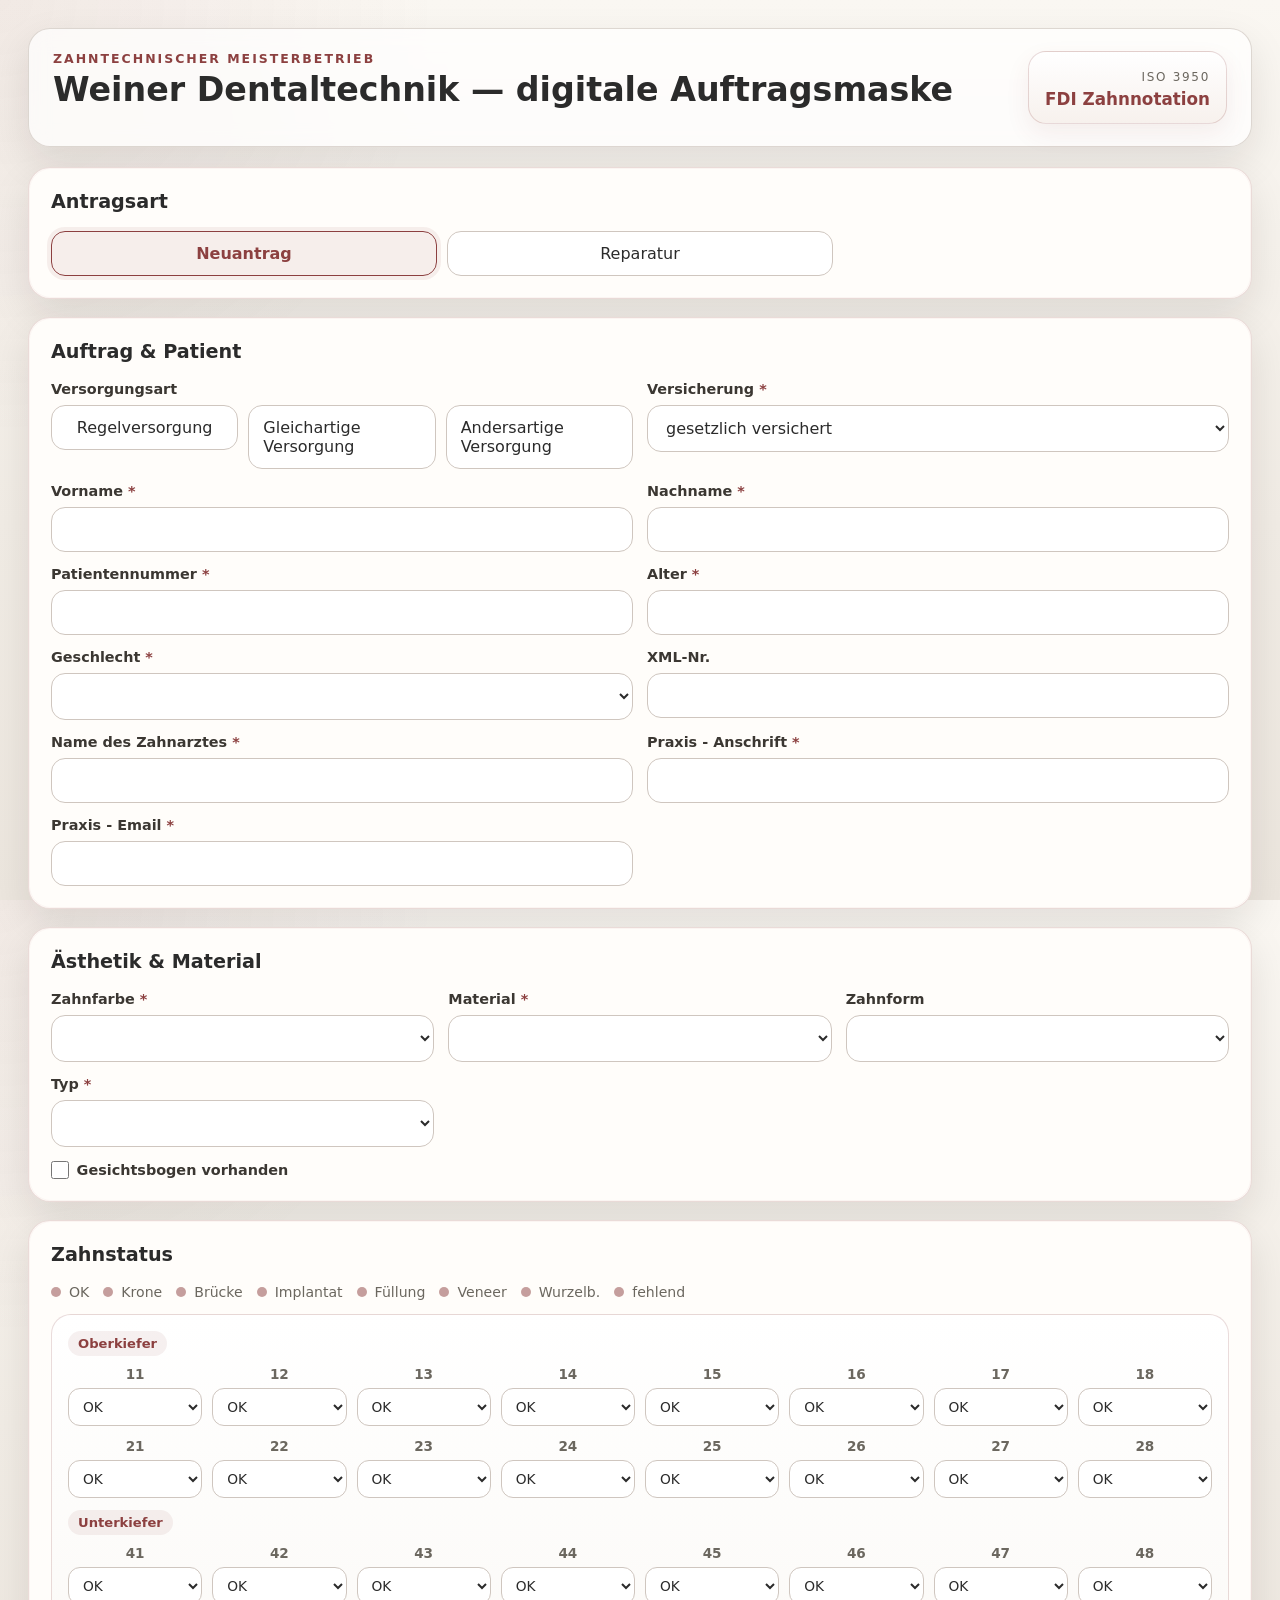
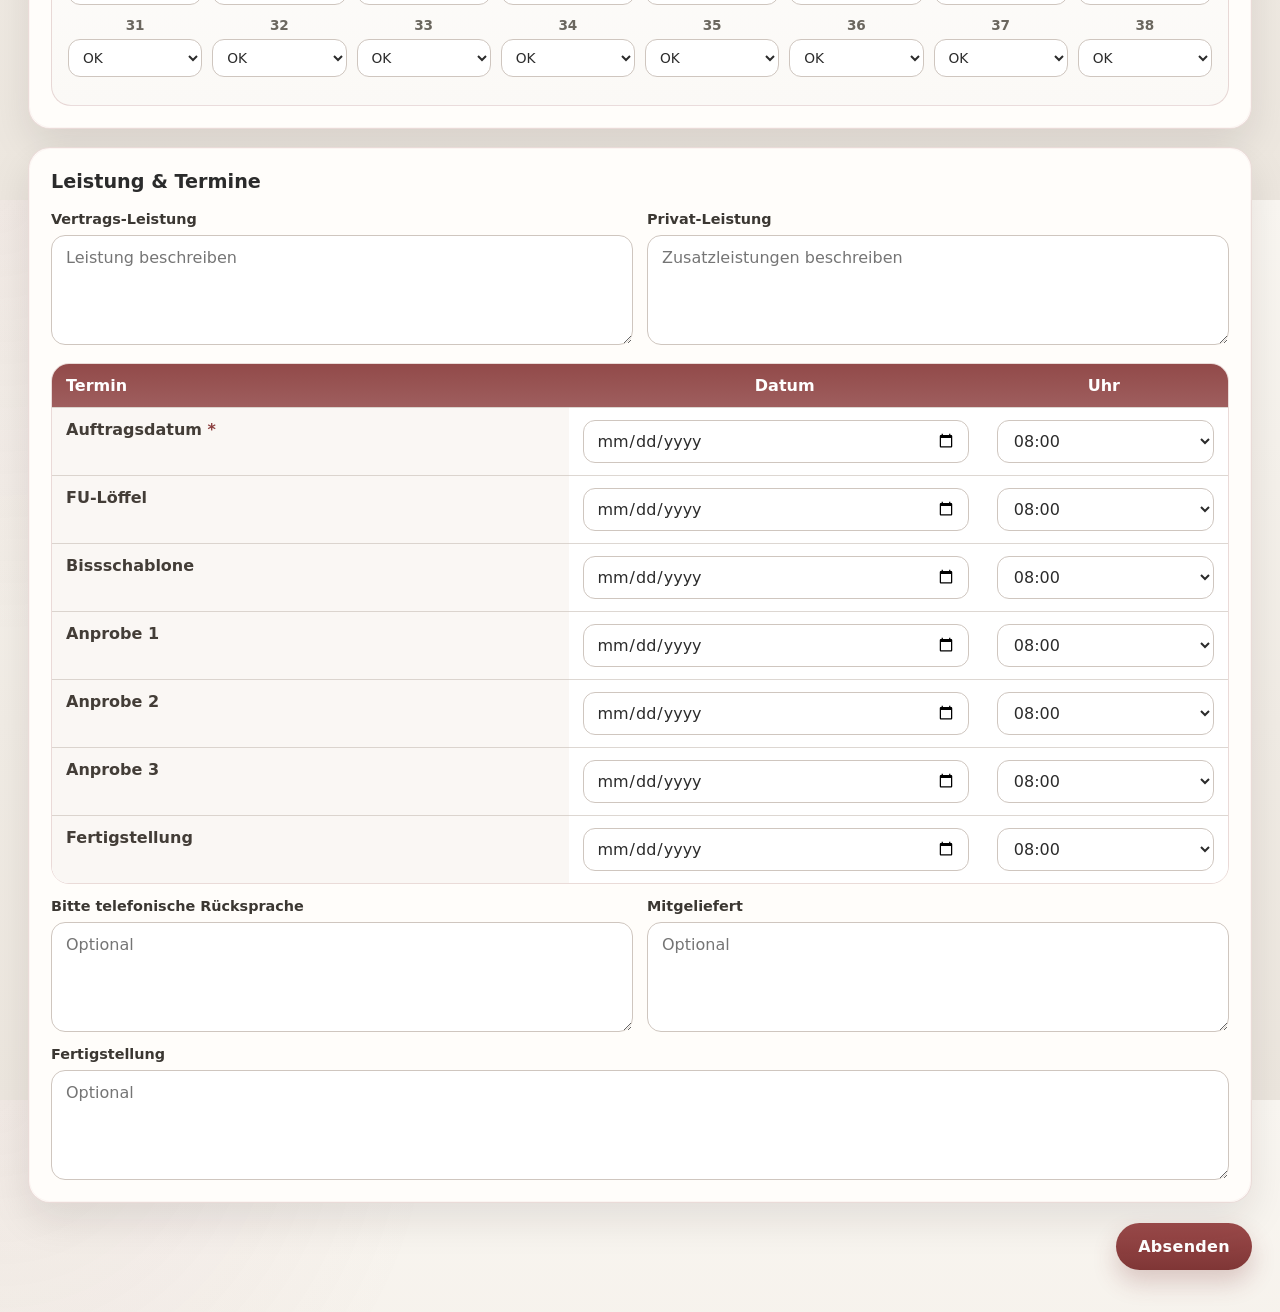
<file: index.html>
<!doctype html>
<html lang="de">
  <head>
    <meta charset="utf-8" />
    <meta name="viewport" content="width=device-width, initial-scale=1" />
    <title>Weiner Dentaltechnik — digitale Auftragsmaske</title>
    <link rel="stylesheet" href="./styles.css" />
  </head>
  <body>
    <main id="app"></main>
    <script type="module" src="./src/main.js"></script>
  </body>
</html>
</file>
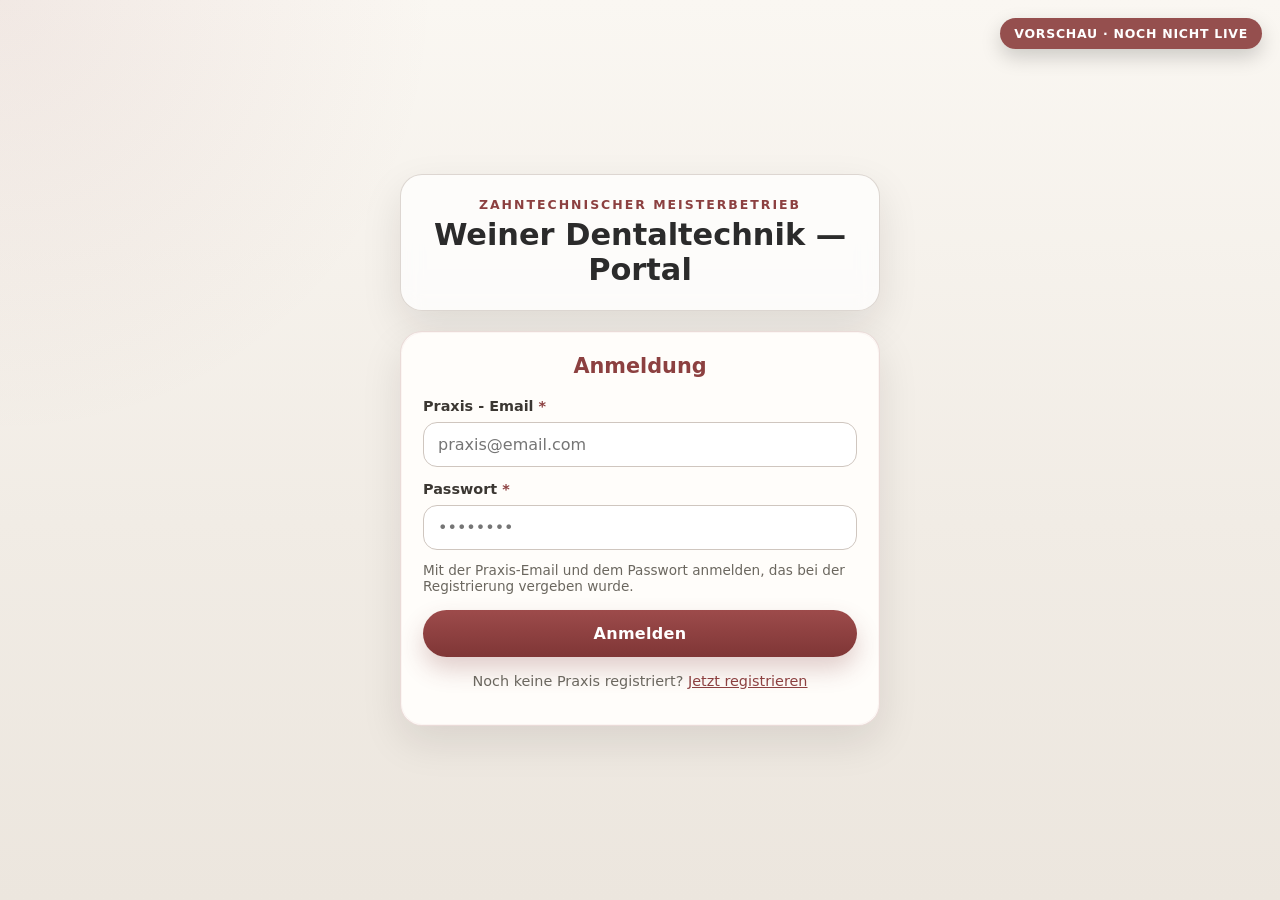
<file: login.html>
<!DOCTYPE html>
  <html lang="de">
  <head>
    <meta charset="UTF-8" />
    <meta name="viewport" content="width=device-width, initial-scale=1.0" />
    <title>Weiner Dentaltechnik — Portal (Vorschau)</title>
    <style>
      :root{
        --paper:#f6f4ef;
        --paper-2:#fffdfa;
        --ink:#2b2b2b;
        --muted:#6b675f;
        --accent:#8c4040;
        --accent-soft:#d8b1b1;
        --line:#cfc6bf;
        --shadow:0 16px 40px rgba(28, 23, 20, 0.10);
        --radius:22px;
      }

      *{box-sizing:border-box}
      html,body{height:100%}
      body{
        margin:0;
        font-family: Inter, ui-sans-serif, system-ui, -apple-system, BlinkMacSystemFont, "Segoe UI", sans-serif;
        color:var(--ink);
        background:
                radial-gradient(circle at top left, rgba(140,64,64,.08), transparent 28%),
                linear-gradient(180deg, #faf7f2, #f1ece5 58%, #ece6de);
        min-height:100%;
        display:flex;
        align-items:center;
        justify-content:center;
        padding:28px;
      }

      .portal-shell{
        width:100%;
        max-width:480px;
      }

      .hero{
        margin-bottom:20px;
        padding:22px 24px;
        background:rgba(255,255,255,.72);
        border:1px solid rgba(207,198,191,.7);
        border-radius:var(--radius);
        box-shadow:var(--shadow);
        backdrop-filter: blur(10px);
        text-align:center;
      }

      .eyebrow{
        margin:0 0 6px;
        font-size:.78rem;
        letter-spacing:.16em;
        text-transform:uppercase;
        color:var(--accent);
        font-weight:700;
      }

      h1{
        margin:0;
        font-size:clamp(1.5rem, 2.4vw, 1.9rem);
        line-height:1.15;
      }

      .panel{
        background:var(--paper-2);
        border:1px solid rgba(140,64,64,.18);
        border-radius:var(--radius);
        box-shadow:var(--shadow);
        padding:22px;
        position:relative;
      }

      .panel::before{
        content:"";
        position:absolute;
        inset:0;
        border-radius:inherit;
        pointer-events:none;
        border:1px solid rgba(140,64,64,.04);
      }

      .segmented{
        display:grid;
        grid-template-columns:repeat(2,minmax(0,1fr));
        gap:10px;
        margin-bottom:20px;
      }
      .pill{
        position:relative;
        display:block;
      }
      .pill input{
        position:absolute;
        opacity:0;
        pointer-events:none;
      }
      .pill span{
        display:flex;
        align-items:center;
        justify-content:center;
        padding:12px 14px;
        border:1.5px solid var(--line);
        border-radius:14px;
        background:white;
        cursor:pointer;
        transition:all .15s ease;
        user-select:none;
        font-weight:700;
      }
      .pill input:checked + span{
        border-color:var(--accent);
        background:rgba(140,64,64,.08);
        box-shadow:0 0 0 4px rgba(140,64,64,.08);
        color:var(--accent);
      }

      .mode-title{
        margin:0 0 20px;
        font-size:1.3rem;
        text-align:center;
        color:var(--accent);
      }

      .field{
        display:flex;
        flex-direction:column;
        gap:8px;
        margin-bottom:14px;
      }
      .field-label{
        font-size:.9rem;
        font-weight:600;
        color:#3b3732;
      }
      .required .field-label::after{
        content:" *";
        color:var(--accent);
      }

      .control{
        width:100%;
        border:1.5px solid var(--line);
        border-radius:14px;
        background:white;
        padding:12px 14px;
        font:inherit;
        color:var(--ink);
        outline:none;
        transition:border-color .15s ease, box-shadow .15s ease;
      }
      .control:hover{ border-color:#b9aca4; }
      .control:focus{
        border-color:var(--accent);
        box-shadow:0 0 0 4px rgba(140,64,64,.12);
      }

      .hint{
        margin:-2px 0 16px;
        font-size:.85rem;
        color:var(--muted);
      }

      .submit-btn{
        appearance:none;
        border:none;
        width:100%;
        display:block;
        text-align:center;
        text-decoration:none;
        border-radius:999px;
        padding:14px 22px;
        font:inherit;
        font-weight:800;
        letter-spacing:.02em;
        cursor:pointer;
        transition:transform .15s ease, box-shadow .15s ease;
        background:linear-gradient(180deg, #9d4b4b, #7f3636);
        color:white;
        box-shadow:0 12px 25px rgba(127,54,54,.24);
        margin-top:6px;
      }
      .submit-btn:hover{
        transform:translateY(-1px);
        color:white;
      }
      .submit-btn:visited{
        color:white;
      }

      .switch-line{
        text-align:center;
        margin-top:16px;
        font-size:.9rem;
        color:var(--muted);
      }
      .switch-line button{
        appearance:none;
        border:none;
        background:none;
        color:var(--accent);
        font-weight:700;
        cursor:pointer;
        font:inherit;
        padding:0;
        text-decoration:underline;
      }

      .view{ display:none; }
      .view.active{ display:block; }

      .demo-flag{
        position:fixed;
        top:18px;
        right:18px;
        padding:8px 14px;
        border-radius:999px;
        background:rgba(140,64,64,.92);
        color:white;
        font-size:.78rem;
        font-weight:700;
        letter-spacing:.06em;
        text-transform:uppercase;
        box-shadow:0 8px 20px rgba(0,0,0,.18);
      }

      .modal-backdrop{
        position:fixed;
        inset:0;
        background:rgba(18, 14, 12, .42);
        display:none;
        place-items:center;
        padding:20px;
        z-index:50;
      }
      .modal-backdrop.active{ display:grid; }
      .modal{
        width:min(420px, 100%);
        border-radius:24px;
        background:linear-gradient(180deg, #fff, #fbf8f5);
        border:1px solid rgba(140,64,64,.18);
        box-shadow:0 24px 80px rgba(0,0,0,.22);
        padding:24px;
        text-align:center;
      }
      .modal h3{ margin:0 0 8px; font-size:1.15rem; }
      .modal p{ margin:0; color:var(--muted); }
      .modal-btn{
        appearance:none;
        border:none;
        border-radius:999px;
        padding:12px 20px;
        font:inherit;
        font-weight:800;
        cursor:pointer;
        background:var(--accent);
        color:white;
        margin-top:18px;
      }
    </style>
  </head>
  <body>

  <div class="demo-flag">Vorschau · noch nicht live</div>

  <div class="portal-shell">
    <div class="hero">
      <p class="eyebrow">Zahntechnischer Meisterbetrieb</p>
      <h1>Weiner Dentaltechnik — Portal</h1>
    </div>

    <div class="panel">
      <h2 class="mode-title" id="modeTitle">Anmeldung</h2>

      <!-- ANMELDUNG -->
      <div class="view active" id="loginView">
        <label class="field required" for="loginEmail">
          <span class="field-label">Praxis - Email</span>
          <input id="loginEmail" type="email" class="control" placeholder="praxis@email.com" />
        </label>
        <label class="field required" for="loginPassword">
          <span class="field-label">Passwort</span>
          <input id="loginPassword" type="password" class="control" placeholder="••••••••" />
        </label>
        <p class="hint">Mit der Praxis-Email und dem Passwort anmelden, das bei der Registrierung vergeben wurde.</p>
        <a href="index.html" class="submit-btn" id="loginSubmit">Anmelden</a>
      </div>

      <!-- REGISTRIERUNG -->
      <div class="view" id="registerView">
        <label class="field required" for="regPracticeName">
          <span class="field-label">Praxisname</span>
          <input id="regPracticeName" type="text" class="control" placeholder="Praxis am Park" />
        </label>
        <label class="field required" for="regPracticeAddress">
          <span class="field-label">Praxis - Anschrift</span>
          <input id="regPracticeAddress" type="text" class="control" placeholder="Musterstraße 12, 14482 Potsdam" />
        </label>
        <label class="field required" for="regPracticeEmail">
          <span class="field-label">Praxis - Email</span>
          <input id="regPracticeEmail" type="email" class="control" placeholder="praxis@email.com" />
        </label>
        <label class="field required" for="regPassword">
          <span class="field-label">Passwort</span>
          <input id="regPassword" type="password" class="control" placeholder="Passwort festlegen" />
        </label>
        <p class="hint">Diese Angaben werden für künftige Aufträge automatisch vorausgefüllt.</p>
        <button type="button" class="submit-btn" id="registerSubmit">Praxis registrieren</button>
      </div>

      <p class="switch-line" id="switchLine">
        Noch keine Praxis registriert? <button type="button" id="switchToRegister">Jetzt registrieren</button>
      </p>
    </div>
  </div>

  <div class="modal-backdrop" id="modalBackdrop">
    <div class="modal">
      <h3 id="modalTitle">Hinweis</h3>
      <p id="modalMessage"></p>
      <button type="button" class="modal-btn" id="modalClose">Schließen</button>
    </div>
  </div>

  <script>
    const loginView = document.getElementById('loginView');
    const registerView = document.getElementById('registerView');
    const switchLine = document.getElementById('switchLine');
    const modeTitle = document.getElementById('modeTitle');

    const modalBackdrop = document.getElementById('modalBackdrop');
    const modalTitle = document.getElementById('modalTitle');
    const modalMessage = document.getElementById('modalMessage');
    const modalClose = document.getElementById('modalClose');

    function setMode(mode) {
      const isRegister = mode === 'register';
      loginView.classList.toggle('active', !isRegister);
      registerView.classList.toggle('active', isRegister);
      modeTitle.textContent = isRegister ? 'Registrierung' : 'Anmeldung';
      switchLine.innerHTML = isRegister
              ? 'Schon registriert? <button type="button" id="switchToLogin">Zur Anmeldung</button>'
              : 'Noch keine Praxis registriert? <button type="button" id="switchToRegister">Jetzt registrieren</button>';
      bindSwitchLink();
    }

    function bindSwitchLink() {
      const link = document.getElementById('switchToRegister') || document.getElementById('switchToLogin');
      if (!link) return;
      link.addEventListener('click', () => {
        setMode(link.id === 'switchToRegister' ? 'register' : 'login');
      });
    }

    bindSwitchLink();

    function openModal(title, message) {
      modalTitle.textContent = title;
      modalMessage.textContent = message;
      modalBackdrop.classList.add('active');
    }

    modalClose.addEventListener('click', () => modalBackdrop.classList.remove('active'));
    modalBackdrop.addEventListener('click', (event) => {
      if (event.target === modalBackdrop) modalBackdrop.classList.remove('active');
    });

    document.getElementById('registerSubmit').addEventListener('click', () => {
      openModal('Vorschau', 'In der echten Anwendung würde die Praxis hier angelegt und die Daten für künftige Aufträge gespeichert.');
    });
  </script>

  </body>
  </html>
</file>
<file: styles.css>
[hidden]{display:none !important;}

:root{
  --paper:#f6f4ef;
  --paper-2:#fffdfa;
  --ink:#2b2b2b;
  --muted:#6b675f;
  --accent:#8c4040;
  --accent-soft:#d8b1b1;
  --line:#cfc6bf;
  --shadow:0 16px 40px rgba(28, 23, 20, 0.10);
  --radius:22px;
}

*{box-sizing:border-box}
html,body{height:100%}
body{
  margin:0;
  font-family: Inter, ui-sans-serif, system-ui, -apple-system, BlinkMacSystemFont, "Segoe UI", sans-serif;
  color:var(--ink);
  background:
    radial-gradient(circle at top left, rgba(140,64,64,.08), transparent 28%),
    linear-gradient(180deg, #faf7f2, #f1ece5 58%, #ece6de);
}

#app{
  min-height:100%;
  padding:28px;
}

.page-shell{
  max-width: 1280px;
  margin: 0 auto;
}

.hero{
  display:flex;
  justify-content:space-between;
  gap:20px;
  align-items:flex-start;
  margin-bottom:20px;
  padding:22px 24px;
  background:rgba(255,255,255,.72);
  border:1px solid rgba(207,198,191,.7);
  border-radius:var(--radius);
  box-shadow:var(--shadow);
  backdrop-filter: blur(10px);
}

.eyebrow{
  margin:0 0 6px;
  font-size:.78rem;
  letter-spacing:.16em;
  text-transform:uppercase;
  color:var(--accent);
  font-weight:700;
}

h1{
  margin:0;
  font-size:clamp(1.8rem, 2.6vw, 2.65rem);
  line-height:1.08;
}

.hero-copy{
  margin:10px 0 0;
  max-width:68ch;
  color:var(--muted);
}

.hero-badge{
  min-width:180px;
  padding:14px 16px;
  border:1px solid rgba(140,64,64,.2);
  border-radius:18px;
  background:linear-gradient(180deg, #fff, #f7f1ed);
  box-shadow:0 10px 25px rgba(140,64,64,.08);
  text-align:right;
}
.hero-badge span{
  display:inline-block;
  font-size:.75rem;
  text-transform:uppercase;
  letter-spacing:.14em;
  color:var(--muted);
}
.hero-badge strong{
  display:block;
  margin-top:4px;
  color:var(--accent);
  font-size:1.05rem;
}

.lab-form{
  display:grid;
  gap:18px;
}

.panel{
  background:var(--paper-2);
  border:1px solid rgba(140,64,64,.18);
  border-radius:var(--radius);
  box-shadow:var(--shadow);
  padding:22px;
  position:relative;
}

.panel::before{
  content:"";
  position:absolute;
  inset:0;
  border-radius:inherit;
  pointer-events:none;
  border:1px solid rgba(140,64,64,.04);
}

.panel-head{
  display:flex;
  justify-content:space-between;
  gap:16px;
  align-items:end;
  margin-bottom:18px;
}

.panel-head h2{
  margin:0;
  font-size:1.2rem;
}

.panel-head p{
  margin:0;
  color:var(--muted);
  font-size:.95rem;
}

.grid{
  display:grid;
  gap:14px;
}
.grid-2{
  grid-template-columns:repeat(2,minmax(0,1fr));
}
.grid-3{
  grid-template-columns:repeat(3,minmax(0,1fr));
}
.top-gap{ margin-top:14px; }

.field, .stack{
  display:flex;
  flex-direction:column;
  gap:8px;
}
.field-label{
  font-size:.9rem;
  font-weight:600;
  color:#3b3732;
}
.required .field-label::after{
  content:" *";
  color:var(--accent);
}
.required-star {
  color: var(--accent);
  font-weight: 600;
}
.helper-line{
  min-height:52px;
  border-radius:16px;
  padding:14px 16px;
  background:#f7f2ed;
  border:1px dashed rgba(140,64,64,.22);
  color:var(--muted);
}

.control{
  width:100%;
  border:1.5px solid var(--line);
  border-radius:14px;
  background:white;
  padding:12px 14px;
  font:inherit;
  color:var(--ink);
  outline:none;
  transition:border-color .15s ease, box-shadow .15s ease, transform .15s ease;
}
.control:hover{ border-color:#b9aca4; }
.control:focus{
  border-color:var(--accent);
  box-shadow:0 0 0 4px rgba(140,64,64,.12);
}
.textarea{
  resize:vertical;
  min-height:110px;
}
.control-small{
  padding:10px 12px;
  border-radius:12px;
}
.control-tooth{
  padding:9px 10px;
  border-radius:12px;
  font-size:.86rem;
}

.segmented{
  display:grid;
  grid-template-columns:repeat(3,minmax(0,1fr));
  gap:10px;
}
.pill{
  position:relative;
  display:block;
}
.pill input{
  position:absolute;
  opacity:0;
  pointer-events:none;
}
.pill span{
  display:flex;
  align-items:center;
  justify-content:center;
  padding:12px 14px;
  border:1.5px solid var(--line);
  border-radius:14px;
  background:white;
  cursor:pointer;
  transition:all .15s ease;
  user-select:none;
}
.pill input:checked + span{
  border-color:var(--accent);
  background:rgba(140,64,64,.08);
  box-shadow:0 0 0 4px rgba(140,64,64,.08);
  color:var(--accent);
  font-weight:700;
}

.tooth-legend{
  display:flex;
  flex-wrap:wrap;
  gap:10px 14px;
  margin-bottom:14px;
  color:var(--muted);
  font-size:.88rem;
}
.tooth-legend span{
  display:inline-flex;
  align-items:center;
  gap:8px;
}
.tooth-legend i{
  width:10px;
  height:10px;
  border-radius:999px;
  background:var(--accent);
  opacity:.5;
}

.tooth-chart{
  border:1px solid rgba(140,64,64,.18);
  border-radius:20px;
  padding:16px;
  background:linear-gradient(180deg, #fff, #fbf9f6);
}
.jaw-label{
  display:inline-block;
  margin:0 0 10px;
  padding:5px 10px;
  border-radius:999px;
  background:rgba(140,64,64,.08);
  color:var(--accent);
  font-weight:700;
  font-size:.82rem;
}
.tooth-row{
  display:grid;
  grid-template-columns:repeat(8,minmax(0,1fr));
  gap:10px;
  margin-bottom:12px;
}
.tooth-row.reverse{
  direction:rtl;
}
.tooth-row.reverse .tooth-cell{
  direction:ltr;
}
.tooth-cell{
  display:flex;
  flex-direction:column;
  gap:6px;
  min-width:0;
}
.tooth-number{
  text-align:center;
  font-size:.85rem;
  font-weight:700;
  color:var(--muted);
}

.schedule-card{
  margin-top:18px;
  border:1px solid rgba(140,64,64,.18);
  border-radius:18px;
  overflow:hidden;
}
.schedule-head{
  display:grid;
  grid-template-columns:1.2fr .6fr .6fr;
  gap:0;
  background:linear-gradient(180deg, rgba(140,64,64,.95), rgba(140,64,64,.84));
  color:white;
  font-weight:700;
  padding:12px 14px;
}
.schedule-table{
  width:100%;
  border-collapse:collapse;
  background:white;
}
.schedule-table th,
.schedule-table td{
  padding:12px 14px;
  border-top:1px solid rgba(207,198,191,.7);
  vertical-align:top;
}
.schedule-table th{
  text-align:left;
  width:44%;
  font-weight:600;
  color:#433d37;
  background:#faf7f4;
}
.schedule-head {
  grid-template-columns: 60% 29% 30%;
}
.actions{
  display:flex;
  justify-content:flex-end;
  padding:2px 0 14px;
}
.transform-btn, .modal-btn{
  appearance:none;
  border:none;
  border-radius:999px;
  padding:14px 22px;
  font:inherit;
  font-weight:800;
  letter-spacing:.02em;
  cursor:pointer;
  transition:transform .15s ease, box-shadow .15s ease, opacity .15s ease;
}
.transform-btn{
  background:linear-gradient(180deg, #9d4b4b, #7f3636);
  color:white;
  box-shadow:0 12px 25px rgba(127,54,54,.24);
}
.transform-btn:hover, .modal-btn:hover{
  transform:translateY(-1px);
}
.transform-btn.is-loading{
  opacity:.85;
}
.modal-backdrop{
  position:fixed;
  inset:0;
  background:rgba(18, 14, 12, .42);
  display:grid;
  place-items:center;
  padding:20px;
  z-index:50;
}
.modal{
  width:min(520px, 100%);
  border-radius:24px;
  background:linear-gradient(180deg, #fff, #fbf8f5);
  border:1px solid rgba(140,64,64,.18);
  box-shadow:0 24px 80px rgba(0,0,0,.22);
  padding:24px;
}
.modal h3{
  margin:0 0 8px;
  font-size:1.2rem;
}
.modal p{
  margin:0;
  color:var(--muted);
}
.modal-actions{
  display:flex;
  justify-content:flex-end;
  margin-top:18px;
}
.modal-btn{
  background:var(--accent);
  color:white;
}

.is-invalid .control,
.is-invalid .pill span,
.field.is-invalid .control,
.stack.is-invalid .pill span{
  border-color:#c43d3d !important;
  box-shadow:0 0 0 4px rgba(196,61,61,.12) !important;
}
.field.is-invalid .field-label,
.stack.is-invalid .field-label,
.is-invalid .tooth-number{
  color:#c43d3d;
}

@media (max-width: 980px){
  .grid-2, .grid-3{
    grid-template-columns:1fr;
  }
  .hero{
    flex-direction:column;
  }
  .panel-head{
    flex-direction:column;
    align-items:flex-start;
  }
  .tooth-row{
    gap:8px;
  }
}
@media (max-width: 760px){
  #app{ padding:14px; }
  .panel{ padding:16px; }
  .schedule-head{
    grid-template-columns:1fr .8fr .8fr;
    font-size:.9rem;
  }
  .tooth-row{
    grid-template-columns:repeat(4,minmax(0,1fr));
  }
  .tooth-row.reverse{
    direction:ltr;
  }
}
.checkbox-field {
  display: flex;
  flex-direction: row;
  align-items: center;
  gap: 0.5rem;
  justify-content: flex-start;
}

.checkbox-field .control-checkbox {
  width: 1.1rem;
  height: 1.1rem;
  flex: none;
  margin: 0;
}

.checkbox-field .field-label {
  order: 0;
}
</file>
